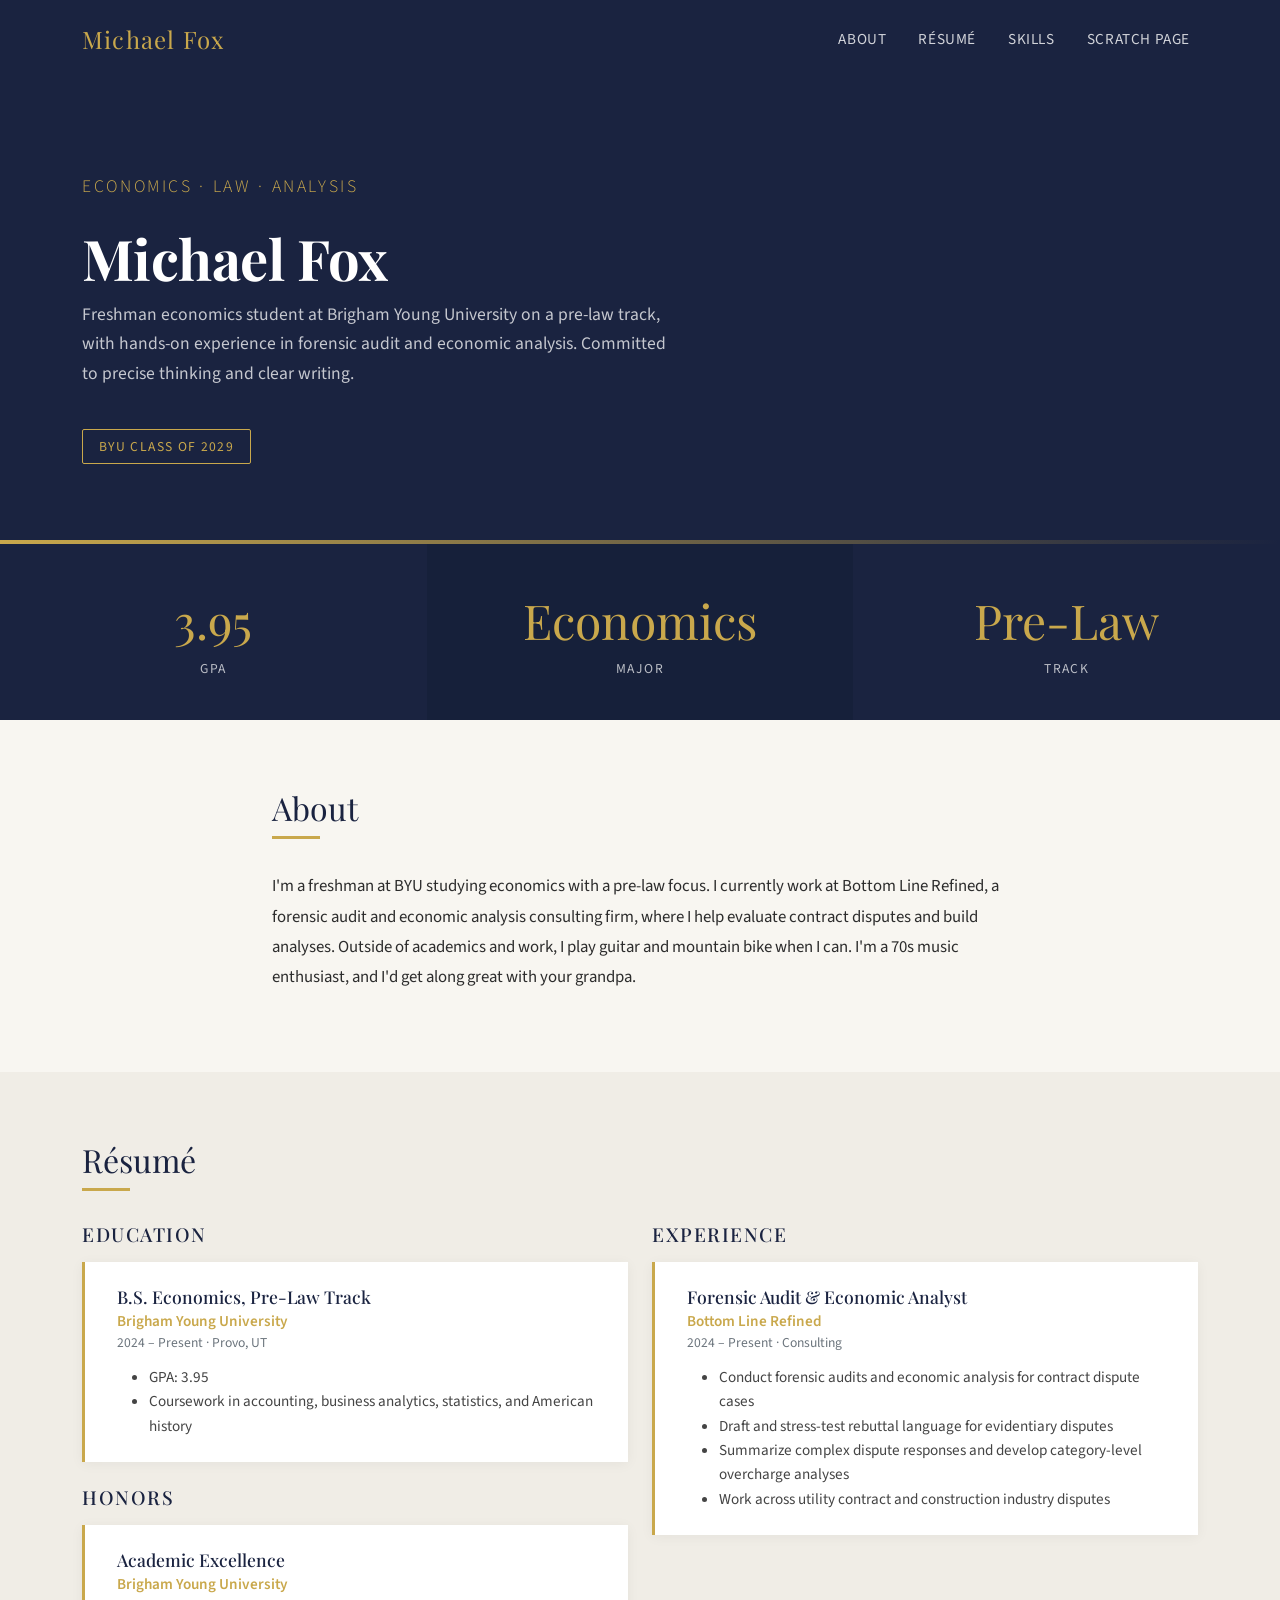
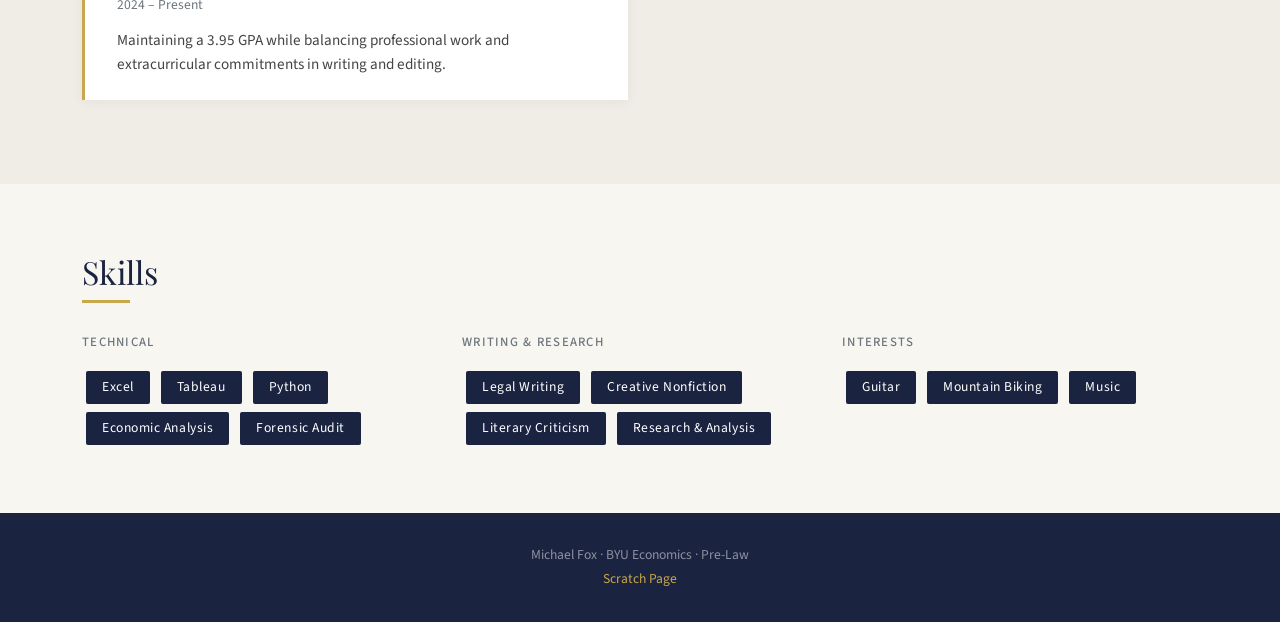
<file: index.html>
<!DOCTYPE html>
<html lang="en">
<head>
  <meta charset="UTF-8" />
  <meta name="viewport" content="width=device-width, initial-scale=1.0"/>
  <title>Michael Fox</title>
  <link href="https://cdn.jsdelivr.net/npm/bootstrap@5.3.2/dist/css/bootstrap.min.css" rel="stylesheet"/>
  <link href="https://fonts.googleapis.com/css2?family=Playfair+Display:wght@400;700&family=Source+Sans+3:wght@300;400;600&display=swap" rel="stylesheet"/>
  <link href="https://cdn.jsdelivr.net/npm/bootstrap-icons@1.11.3/font/bootstrap-icons.min.css" rel="stylesheet"/>
  <style>
    :root {
      --navy: #1a2340;
      --gold: #c9a84c;
      --light: #f8f6f1;
      --text: #2c2c2c;
      --muted: #6c757d;
    }

    body {
      font-family: 'Source Sans 3', sans-serif;
      background-color: var(--light);
      color: var(--text);
    }

    /* NAV */
    .navbar {
      background-color: var(--navy);
      padding: 1rem 2rem;
    }
    .navbar-brand {
      font-family: 'Playfair Display', serif;
      font-size: 1.5rem;
      color: var(--gold) !important;
      letter-spacing: 0.05em;
    }
    .nav-link {
      color: rgba(255,255,255,0.8) !important;
      font-size: 0.95rem;
      letter-spacing: 0.04em;
      text-transform: uppercase;
    }
    .nav-link:hover {
      color: var(--gold) !important;
    }

    /* HERO */
    .hero {
      background-color: var(--navy);
      color: white;
      padding: 6rem 2rem 5rem;
      position: relative;
      overflow: hidden;
    }
    .hero::after {
      content: '';
      position: absolute;
      bottom: 0; left: 0; right: 0;
      height: 4px;
      background: linear-gradient(90deg, var(--gold), transparent);
    }
    .hero h1 {
      font-family: 'Playfair Display', serif;
      font-size: 3.5rem;
      font-weight: 700;
      letter-spacing: -0.01em;
    }
    .hero .subtitle {
      color: var(--gold);
      font-size: 1.1rem;
      font-weight: 300;
      letter-spacing: 0.15em;
      text-transform: uppercase;
      margin-bottom: 1.5rem;
    }
    .hero p {
      font-size: 1.1rem;
      color: rgba(255,255,255,0.75);
      max-width: 600px;
      line-height: 1.7;
    }
    .hero-badge {
      display: inline-block;
      border: 1px solid var(--gold);
      color: var(--gold);
      padding: 0.4rem 1rem;
      border-radius: 2px;
      font-size: 0.85rem;
      letter-spacing: 0.1em;
      text-transform: uppercase;
      margin-top: 1.5rem;
    }

    /* SECTIONS */
    section {
      padding: 4rem 0;
    }
    .section-label {
      font-family: 'Playfair Display', serif;
      font-size: 2rem;
      color: var(--navy);
      margin-bottom: 0.25rem;
    }
    .section-rule {
      width: 48px;
      height: 3px;
      background: var(--gold);
      margin-bottom: 2rem;
    }

    /* RESUME CARD */
    .resume-card {
      background: white;
      border-left: 3px solid var(--gold);
      padding: 1.5rem 2rem;
      margin-bottom: 1.25rem;
      box-shadow: 0 2px 12px rgba(0,0,0,0.05);
    }
    .resume-card h5 {
      font-family: 'Playfair Display', serif;
      font-size: 1.1rem;
      color: var(--navy);
      margin-bottom: 0.15rem;
    }
    .resume-card .org {
      color: var(--gold);
      font-weight: 600;
      font-size: 0.95rem;
    }
    .resume-card .date {
      color: var(--muted);
      font-size: 0.85rem;
      margin-bottom: 0.75rem;
    }
    .resume-card p, .resume-card li {
      font-size: 0.95rem;
      color: #444;
      line-height: 1.6;
    }

    /* SKILLS */
    .skill-pill {
      display: inline-block;
      background: var(--navy);
      color: white;
      padding: 0.4rem 1rem;
      border-radius: 2px;
      font-size: 0.85rem;
      margin: 0.25rem;
      letter-spacing: 0.04em;
    }

    /* HIGHLIGHTS */
    .highlight-box {
      background: var(--navy);
      color: white;
      padding: 2.5rem;
      text-align: center;
    }
    .highlight-box .number {
      font-family: 'Playfair Display', serif;
      font-size: 3rem;
      color: var(--gold);
      display: block;
    }
    .highlight-box .label {
      font-size: 0.85rem;
      letter-spacing: 0.1em;
      text-transform: uppercase;
      color: rgba(255,255,255,0.7);
    }

    /* FOOTER */
    footer {
      background: var(--navy);
      color: rgba(255,255,255,0.5);
      text-align: center;
      padding: 2rem;
      font-size: 0.85rem;
    }
    footer a {
      color: var(--gold);
      text-decoration: none;
    }

    /* SCROLL ANIMATION */
    .fade-in {
      opacity: 0;
      transform: translateY(20px);
      transition: opacity 0.6s ease, transform 0.6s ease;
    }
    .fade-in.visible {
      opacity: 1;
      transform: none;
    }
  </style>
</head>
<body>

  <!-- NAV -->
  <nav class="navbar navbar-expand-lg">
    <div class="container">
      <a class="navbar-brand" href="index.html">Michael Fox</a>
      <button class="navbar-toggler" type="button" data-bs-toggle="collapse" data-bs-target="#navMenu">
        <span class="navbar-toggler-icon"></span>
      </button>
      <div class="collapse navbar-collapse" id="navMenu">
        <ul class="navbar-nav ms-auto gap-3">
          <li class="nav-item"><a class="nav-link" href="#about">About</a></li>
          <li class="nav-item"><a class="nav-link" href="#resume">Résumé</a></li>
          <li class="nav-item"><a class="nav-link" href="#skills">Skills</a></li>
          <li class="nav-item"><a class="nav-link" href="scratch.html">Scratch Page</a></li>
        </ul>
      </div>
    </div>
  </nav>

  <!-- HERO -->
  <section class="hero">
    <div class="container">
      <div class="subtitle">Economics · Law · Analysis</div>
      <h1>Michael Fox</h1>
      <p>Freshman economics student at Brigham Young University on a pre-law track, with hands-on experience in forensic audit and economic analysis. Committed to precise thinking and clear writing.</p>
      <div class="hero-badge">BYU Class of 2029</div>
    </div>
  </section>

  <!-- HIGHLIGHTS -->
  <div class="container-fluid px-0">
    <div class="row g-0">
      <div class="col-md-4">
        <div class="highlight-box">
          <span class="number">3.95</span>
          <span class="label">GPA</span>
        </div>
      </div>
      <div class="col-md-4">
        <div class="highlight-box" style="background:#16203a;">
          <span class="number">Economics</span>
          <span class="label">Major</span>
        </div>
      </div>
      <div class="col-md-4">
        <div class="highlight-box">
          <span class="number">Pre-Law</span>
          <span class="label">Track</span>
        </div>
      </div>
    </div>
  </div>

  <!-- ABOUT -->
  <section id="about">
    <div class="container">
      <div class="row justify-content-center">
        <div class="col-lg-8 fade-in">
          <div class="section-label">About</div>
          <div class="section-rule"></div>
          <p style="font-size:1.05rem; line-height:1.8;">
            I'm a freshman at BYU studying economics with a pre-law focus. I currently work at Bottom Line Refined, a forensic audit and economic analysis consulting firm, where I help evaluate contract disputes and build analyses. Outside of academics and work, I play guitar and mountain bike when I can. I'm a 70s music enthusiast, and I'd get along great with your grandpa.
          </p>
        </div>
      </div>
    </div>
  </section>

  <!-- RESUME -->
  <section id="resume" style="background: #f0ede6;">
    <div class="container">
      <div class="section-label">Résumé</div>
      <div class="section-rule"></div>

      <div class="row">
        <!-- LEFT COL -->
        <div class="col-lg-6">
          <h4 class="mb-3" style="font-family:'Playfair Display',serif; color:var(--navy); font-size:1.2rem; text-transform:uppercase; letter-spacing:0.08em;">Education</h4>

          <div class="resume-card fade-in">
            <h5>B.S. Economics, Pre-Law Track</h5>
            <div class="org">Brigham Young University</div>
            <div class="date">2024 – Present · Provo, UT</div>
            <ul class="mb-0">
              <li>GPA: 3.95</li>
              <li>Coursework in accounting, business analytics, statistics, and American history</li>

            </ul>
          </div>

          <h4 class="mb-3 mt-4" style="font-family:'Playfair Display',serif; color:var(--navy); font-size:1.2rem; text-transform:uppercase; letter-spacing:0.08em;">Honors</h4>

          <div class="resume-card fade-in">
            <h5>Academic Excellence</h5>
            <div class="org">Brigham Young University</div>
            <div class="date">2024 – Present</div>
            <p class="mb-0">Maintaining a 3.95 GPA while balancing professional work and extracurricular commitments in writing and editing.</p>
          </div>
        </div>

        <!-- RIGHT COL -->
        <div class="col-lg-6">
          <h4 class="mb-3" style="font-family:'Playfair Display',serif; color:var(--navy); font-size:1.2rem; text-transform:uppercase; letter-spacing:0.08em;">Experience</h4>

          <div class="resume-card fade-in">
            <h5>Forensic Audit & Economic Analyst</h5>
            <div class="org">Bottom Line Refined</div>
            <div class="date">2024 – Present · Consulting</div>
            <ul class="mb-0">
              <li>Conduct forensic audits and economic analysis for contract dispute cases</li>
              <li>Draft and stress-test rebuttal language for evidentiary disputes</li>
              <li>Summarize complex dispute responses and develop category-level overcharge analyses</li>
              <li>Work across utility contract and construction industry disputes</li>
            </ul>
          </div>


        </div>
      </div>
    </div>
  </section>

  <!-- SKILLS -->
  <section id="skills">
    <div class="container">
      <div class="section-label">Skills</div>
      <div class="section-rule"></div>
      <div class="row">
        <div class="col-md-4 fade-in">
          <h6 style="text-transform:uppercase; letter-spacing:0.1em; color:var(--muted); font-size:0.8rem; margin-bottom:1rem;">Technical</h6>
          <div>
            <span class="skill-pill">Excel</span>
            <span class="skill-pill">Tableau</span>
            <span class="skill-pill">Python</span>
            <span class="skill-pill">Economic Analysis</span>
            <span class="skill-pill">Forensic Audit</span>
          </div>
        </div>
        <div class="col-md-4 fade-in">
          <h6 style="text-transform:uppercase; letter-spacing:0.1em; color:var(--muted); font-size:0.8rem; margin-bottom:1rem;">Writing & Research</h6>
          <div>
            <span class="skill-pill">Legal Writing</span>
            <span class="skill-pill">Creative Nonfiction</span>
            <span class="skill-pill">Literary Criticism</span>
            <span class="skill-pill">Research & Analysis</span>
          </div>
        </div>
        <div class="col-md-4 fade-in">
          <h6 style="text-transform:uppercase; letter-spacing:0.1em; color:var(--muted); font-size:0.8rem; margin-bottom:1rem;">Interests</h6>
          <div>
            <span class="skill-pill">Guitar</span>
            <span class="skill-pill">Mountain Biking</span>
            <span class="skill-pill">Music</span>

          </div>
        </div>
      </div>
    </div>
  </section>

  <!-- FOOTER -->
  <footer>
    <p class="mb-1">Michael Fox · BYU Economics · Pre-Law</p>
    <p class="mb-0"><a href="scratch.html">Scratch Page</a></p>
  </footer>

  <script src="https://cdn.jsdelivr.net/npm/bootstrap@5.3.2/dist/js/bootstrap.bundle.min.js"></script>
  <script>
    const observer = new IntersectionObserver((entries) => {
      entries.forEach(e => { if (e.isIntersecting) e.target.classList.add('visible'); });
    }, { threshold: 0.1 });
    document.querySelectorAll('.fade-in').forEach(el => observer.observe(el));
  </script>
</body>
</html>
</file>
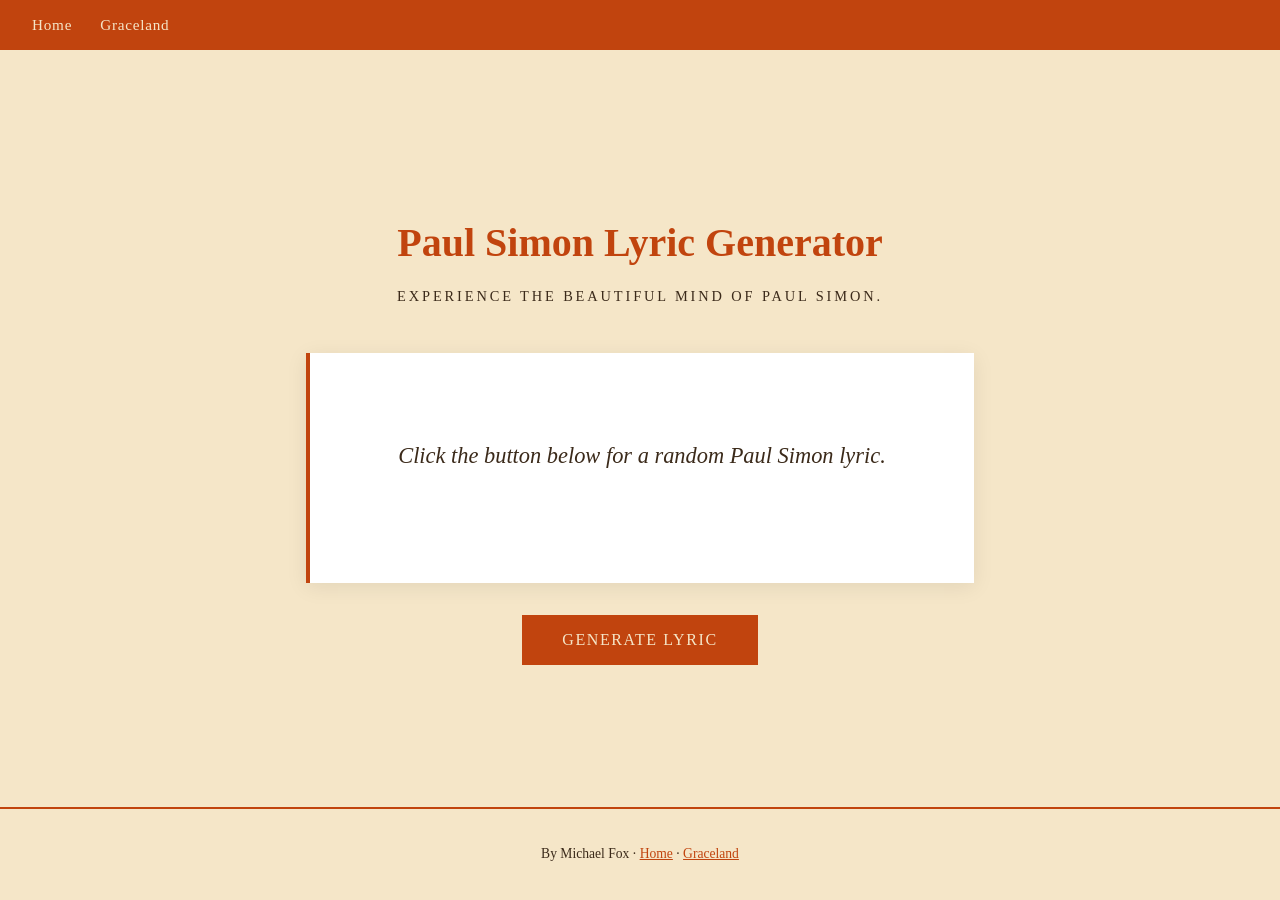
<file: app.html>
<!DOCTYPE html>
<html lang="en">
<head>
  <meta charset="UTF-8" />
  <meta name="viewport" content="width=device-width, initial-scale=1.0"/>
  <title>Paul Simon Lyric Generator</title>
  <style>
    body {
      background-color: #f5e6c8;
      font-family: Georgia, serif;
      color: #3b2a1a;
      margin: 0;
      padding: 0;
      min-height: 100vh;
      display: flex;
      flex-direction: column;
    }

    #topnav {
      background-color: #c1440e;
      padding: 1rem 2rem;
    }

    #topnav a {
      color: #f5e6c8;
      text-decoration: none;
      margin-right: 1.5rem;
      font-size: 0.95rem;
      letter-spacing: 0.05em;
    }

    #topnav a:hover {
      color: white;
    }

    #main {
      flex: 1;
      display: flex;
      flex-direction: column;
      align-items: center;
      justify-content: center;
      padding: 3rem 2rem;
      text-align: center;
    }

    h1 {
      color: #c1440e;
      font-size: 2.5rem;
      margin-bottom: 0.5rem;
    }

    #subtitle {
      font-size: 0.9rem;
      letter-spacing: 0.2em;
      text-transform: uppercase;
      color: #3b2a1a;
      margin-bottom: 3rem;
    }

    #lyric-box {
      background-color: white;
      border-left: 4px solid #c1440e;
      padding: 2.5rem 2rem;
      max-width: 600px;
      width: 100%;
      margin-bottom: 2rem;
      box-shadow: 0 4px 20px rgba(0,0,0,0.08);
      min-height: 150px;
      display: flex;
      flex-direction: column;
      justify-content: center;
    }

    #lyric {
      font-size: 1.4rem;
      font-style: italic;
      line-height: 1.6;
      color: #3b2a1a;
      margin-bottom: 1.25rem;
      white-space: pre-line;
    }

    #song {
      font-size: 0.85rem;
      letter-spacing: 0.15em;
      text-transform: uppercase;
      color: #c1440e;
      font-weight: bold;
    }

    #generate-btn {
      background-color: #c1440e;
      color: #f5e6c8;
      border: none;
      padding: 1rem 2.5rem;
      font-size: 1rem;
      font-family: Georgia, serif;
      letter-spacing: 0.1em;
      text-transform: uppercase;
      cursor: pointer;
      transition: background-color 0.2s;
    }

    #generate-btn:hover {
      background-color: #a03a0c;
    }

    footer {
      text-align: center;
      padding: 1.5rem;
      color: #3b2a1a;
      font-size: 0.85rem;
      border-top: 2px solid #c1440e;
    }

    footer a {
      color: #c1440e;
    }
  </style>
</head>
<body>

  <div id="topnav">
    <a href="index.html">Home</a>
    <a href="scratch.html">Graceland</a>
  </div>

  <div id="main">
    <h1>Paul Simon Lyric Generator</h1>
    <p id="subtitle">Experience the beautiful mind of Paul Simon.</p>

    <div id="lyric-box">
      <p id="lyric">Click the button below for a random Paul Simon lyric.</p>
      <p id="song"></p>
    </div>

    <button id="generate-btn" onclick="generateLyric()">Generate Lyric</button>
  </div>

  <footer>
    <p>By Michael Fox · <a href="index.html">Home</a> · <a href="scratch.html">Graceland</a></p>
  </footer>

  <script>
    const lyrics = [
      { line: "I'm going to Graceland, Graceland\nMemphis, Tennessee\nI'm going to Graceland", song: "Graceland" },
      { line: "These are the days of miracle and wonder\nThis is the long distance call", song: "The Boy in the Bubble" },
      { line: "A man walks down the street\nHe says why am I soft in the middle now?", song: "You Can Call Me Al" },
      { line: "She said honey take me dancing\nBut they ended up by sleeping in a doorway", song: "You Can Call Me Al" },
      { line: "Hello darkness, my old friend\nI've come to talk with you again", song: "The Sound of Silence" },
      { line: "And the vision that was planted in my brain\nStill remains within the sound of silence", song: "The Sound of Silence" },
      { line: "Slow down, you move too fast\nYou got to make the morning last", song: "The 59th Street Bridge Song (Feelin' Groovy)" },
      { line: "Like a bridge over troubled water\nI will lay me down", song: "Bridge Over Troubled Water" },
      { line: "Sail on, silver girl\nSail on by\nYour time has come to shine", song: "Bridge Over Troubled Water" },
      { line: "The problem is all inside your head, she said to me\nThe answer is easy if you take it logically", song: "50 Ways to Leave Your Lover" },
      { line: "You just slip out the back, Jack\nMake a new plan, Stan", song: "50 Ways to Leave Your Lover" },
      { line: "When I think back on all the crap I learned in high school\nIt's a wonder I can think at all", song: "Kodachrome" },
      { line: "Mama don't take my Kodachrome away", song: "Kodachrome" },
      { line: "Still crazy after all these years\nOh still crazy after all these years", song: "Still Crazy After All These Years" },
      { line: "She comes back to tell me she's gone\nAs if I didn't know that\nAs if I didn't know my own bed", song: "Graceland" },
      { line: "Losing love is like a window in your heart\nEverybody sees you're blown apart", song: "Graceland" },
      { line: "The Mississippi Delta was shining like a National guitar", song: "Graceland" },
      { line: "I am just a poor boy, though my story's seldom told\nI have squandered my resistance", song: "The Boxer" },
      { line: "In the clearing stands a boxer, and a fighter by his trade\nAnd he carries the reminders", song: "The Boxer" },
      { line: "Poor boy, empty as a pocket\nEmpty as a pocket with nothing to lose", song: "Diamonds on the Soles of Her Shoes" },
      { line: "She got diamonds on the soles of her shoes\nWell that's one way to lose these walking blues", song: "Diamonds on the Soles of Her Shoes" },
      { line: "I'm empty and aching and I don't know why\nCounting the cars on the New Jersey Turnpike", song: "America" },
      { line: "Kathy, I said as we boarded a Greyhound in Pittsburgh\nMichigan seems like a dream to me now", song: "America" },
      { line: "Gumboots ain't no trifling thing", song: "Gumboots" },
      { line: "Cattle in the marketplace\nScatterings and orphanages", song: "The Boy in the Bubble" },
      { line: "Don't cry baby, don't cry\nDon't cry", song: "Graceland" },
      { line: "I'd rather be a hammer than a nail\nYes I would, if I could, I surely would", song: "El Condor Pasa (If I Could)" },
      { line: "Time it was, and what a time it was, it was\nA time of innocence, a time of confidences", song: "Bookends" },
      { line: "Long ago it must be\nI have a photograph\nPreserve your memories", song: "Bookends" },
      { line: "Where have you gone, Joe DiMaggio?\nA nation turns its lonely eyes to you", song: "Mrs. Robinson" },
      { line: "He makes the sign of a teaspoon\nShe makes the sign of a wave\nThe poor boy changes clothes and he puts on aftershave", song: "Diamonds on the Soles of her Shoes"},
      { line: "One and one half wandering Jews\nFree to wander wherever they choose", song: "Hearts and Bones" },
      { line: "To resume old acquaintances\nAnd step out occasionally\nAnd speculate who had been damaged the most", song: "Hearts and Bones" }
    ];

    function generateLyric() {
      const random = lyrics[Math.floor(Math.random() * lyrics.length)];
      document.getElementById("lyric").textContent = random.line;
      document.getElementById("song").textContent = "— " + random.song;
    }
  </script>

</body>
</html>
</file>
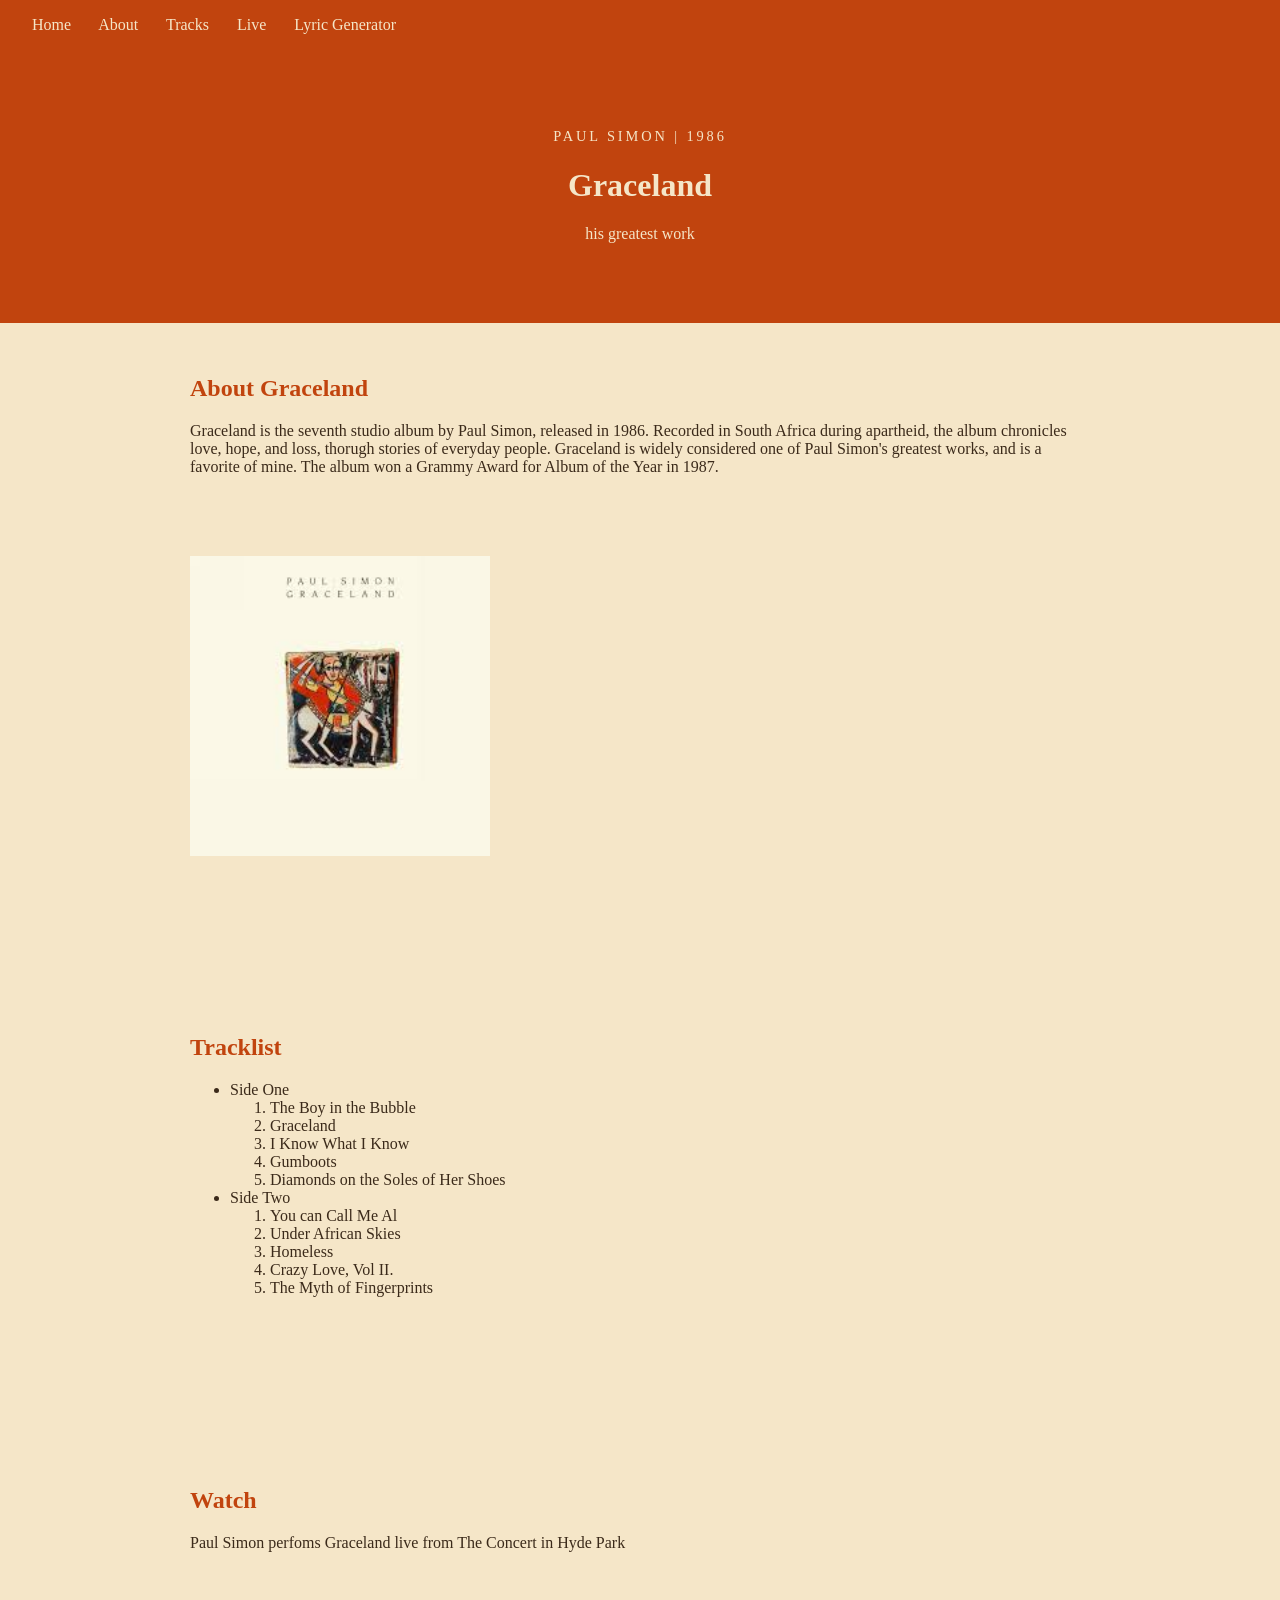
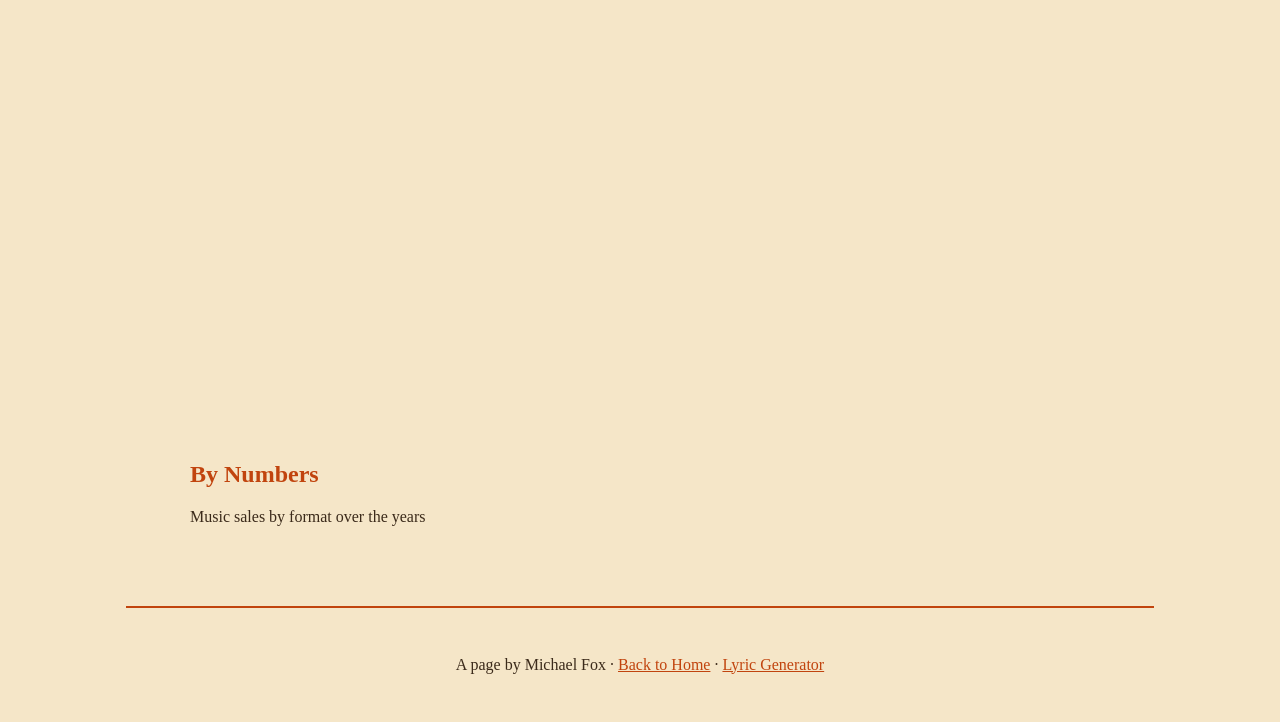
<file: scratch.html>
<!DOCTYPE html>
<html lang="en">
<head>
  <meta charset="UTF-8"/>
  <title>Graceland - Paul Simon</title>
  <link rel="stylesheet" href ="scratch.css"/>
</head>
<body>
  <div id="navbar">
    <a href="index.html">Home</a>
    <a href="#about">About</a>
    <a href="#tracks">Tracks</a>
    <a href="#live">Live</a>
    <a href="app.html">Lyric Generator</a>
  </div>
  <div id="hero">
    <p id="subtitle">Paul Simon | 1986</p>
    <h1>Graceland</h1>
    <p id="hero-sub"> his greatest work</p>
  </div>
  <div id="about">
    <h2> About Graceland </h2>
   <p>Graceland is the seventh studio album by Paul Simon, released in 1986. Recorded in South Africa during apartheid, the album chronicles love, hope, and loss, thorugh stories of everyday people. Graceland is widely considered one of Paul Simon's greatest works, and is a favorite of mine. The album won a Grammy Award for Album of the Year in 1987. </p>
  </div>
   <div id="AlbumCover">
    <img src="Graceland.jpeg" width="300"/>
  </div>
  <br><br><br><br><br>
  <div id="tracks">
    <h2>Tracklist</h2>
    <ul>
      <li> Side One
        <ol>
          <li>The Boy in the Bubble</li>
          <li>Graceland</li>
          <li>I Know What I Know</li>
          <li>Gumboots</li>
          <li>Diamonds on the Soles of Her Shoes</li>
        </ol>
      </li>
      <li> Side Two
        <ol>
          <li>You can Call Me Al</li>
          <li>Under African Skies</li>
          <li>Homeless</li>
          <li>Crazy Love, Vol II.</li>
          <li>The Myth of Fingerprints</li>
        </ol>
      </li>
    </ul>
  </div>
<br><br><br><br><br>
  <div id="live">
    <h2>Watch</h2>
    <p> Paul Simon perfoms Graceland live from The Concert in Hyde Park</p>
    <iframe width="560" height="315" src="https://www.youtube.com/embed/0VTcBO4q5kY?si=ykbpCINwtLWFG_1X" title="YouTube video player" frameborder="0" allow="accelerometer; autoplay; clipboard-write; encrypted-media; gyroscope; picture-in-picture; web-share" referrerpolicy="strict-origin-when-cross-origin" allowfullscreen></iframe>
  </div>
<br><br><br><br><br>
  <div id="data">
    <h2>By Numbers</h2>
    <p>Music sales by format over the years</p>
    <div class='tableauPlaceholder' id='viz1776803886293' style='position: relative'><noscript><a href='#'><img alt='Sales Volume by Format ' src='https:&#47;&#47;public.tableau.com&#47;static&#47;images&#47;U_&#47;U_S_RecordedMusicSalesVolumesbyFormat_0&#47;SalesVolumebyFormat&#47;1_rss.png' style='border: none' /></a></noscript><object class='tableauViz'  style='display:none;'><param name='host_url' value='https%3A%2F%2Fpublic.tableau.com%2F' /> <param name='embed_code_version' value='3' /> <param name='site_root' value='' /><param name='name' value='U_S_RecordedMusicSalesVolumesbyFormat_0&#47;SalesVolumebyFormat' /><param name='tabs' value='no' /><param name='toolbar' value='yes' /><param name='static_image' value='https:&#47;&#47;public.tableau.com&#47;static&#47;images&#47;U_&#47;U_S_RecordedMusicSalesVolumesbyFormat_0&#47;SalesVolumebyFormat&#47;1.png' /> <param name='animate_transition' value='yes' /><param name='display_static_image' value='yes' /><param name='display_spinner' value='yes' /><param name='display_overlay' value='yes' /><param name='display_count' value='yes' /><param name='language' value='en-US' /></object></div>                <script type='text/javascript'>                    var divElement = document.getElementById('viz1776803886293');                    var vizElement = divElement.getElementsByTagName('object')[0];                    vizElement.style.width='1000px';vizElement.style.height='827px';                    var scriptElement = document.createElement('script');                    scriptElement.src = 'https://public.tableau.com/javascripts/api/viz_v1.js';                    vizElement.parentNode.insertBefore(scriptElement, vizElement);                </script>
  </div>
 
  <div id="footer">
  <p>A page by Michael Fox · <a href="index.html">Back to Home</a> · <a href="app.html">Lyric Generator</a></p>
</div>
    

</body>
</html>
</file>
<file: scratch.css>
body {
  background-color: #f5e6c8;
  font-family: Georgia, serif;
  color: #3b2a1a;
  margin: 0;
  padding: 0;
}
#navbar {
  background-color: #c1440e;
  padding: 1rem 2rem;
}

#navbar a {
  color: #f5e6c8;
  text-decoration: none;
  margin-right: 1.5rem;
}
#hero {
  background-color: #c1440e;
  color: #f5e6c8;
  padding: 4rem 2rem;
  text-align: center;
}

#subtitle {
  font-size: 0.9rem;
  letter-spacing: 0.2em;
  text-transform: uppercase;
}
#about, #tracks, #data, #live, #AlbumCover, #footer {
  padding: 2rem 4rem;
  max-width: 900px;
  margin: 0 auto;
}

h2 {
  color: #c1440e;
  font-family: Georgia, serif;
}

#footer {
  text-align: center;
  color: #3b2a1a;
  border-top: 2px solid #c1440e;
  margin-top: 2rem;
}

#footer a {
  color: #c1440e;
}
</file>
